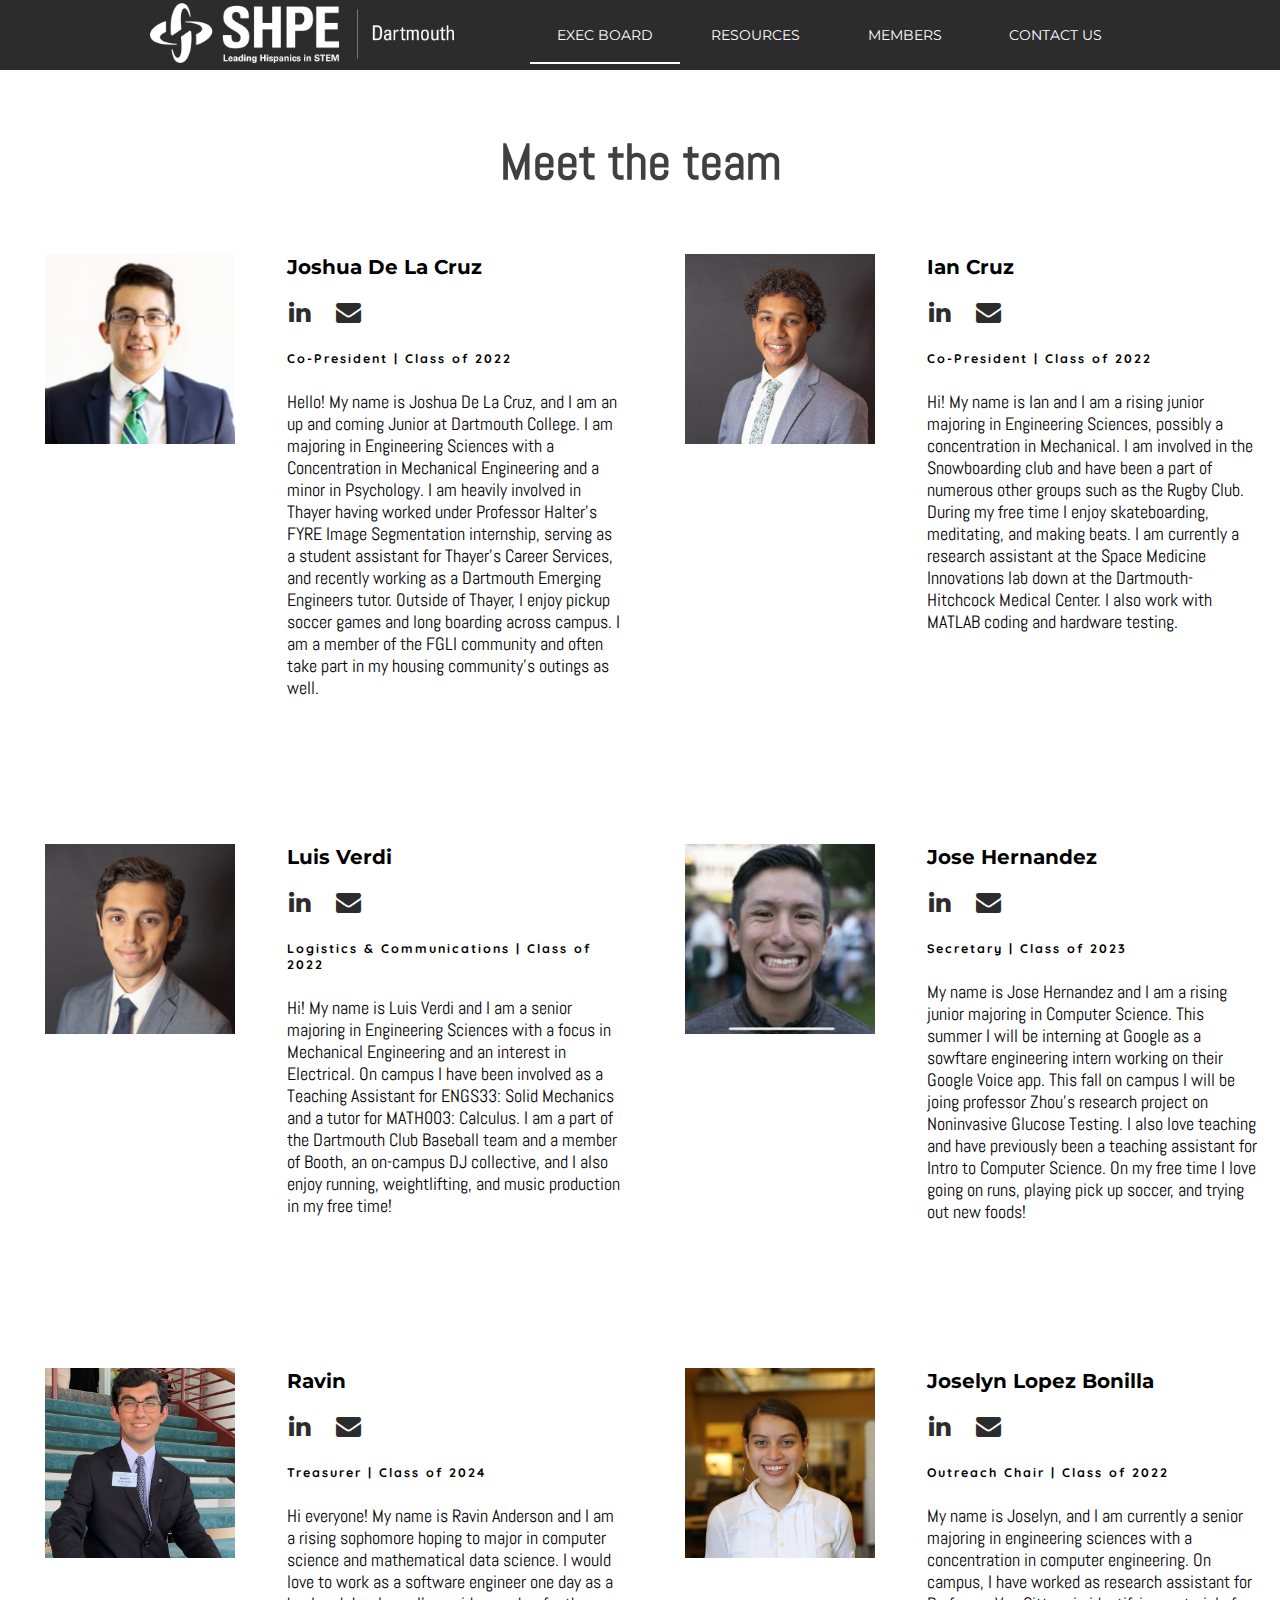
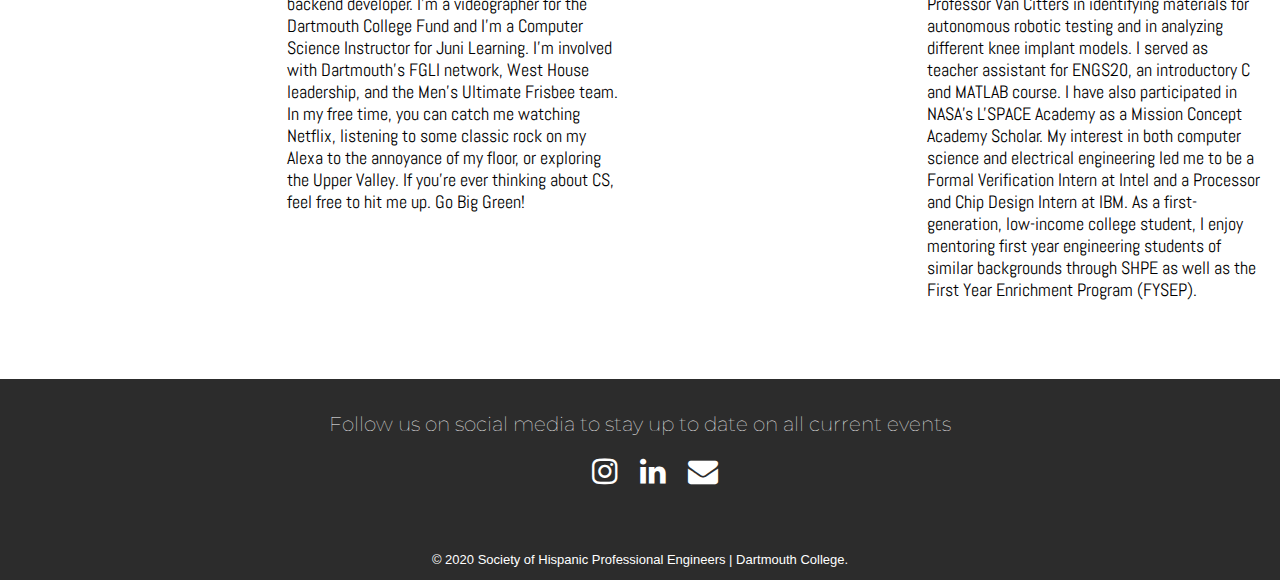
<file: execBoard.html>
<!DOCTYPE html>
<html lang="en">
<head>
    <meta charset="UTF-8">
    <meta name="viewport" content="width=device-width, initial-scale=1.0">
    <title>SHPE Executive Board</title>
    <link rel="stylesheet" type="Text/CSS" href="ebstyle.css">
    <link rel="stylesheet" href="https://cdnjs.cloudflare.com/ajax/libs/font-awesome/4.7.0/css/font-awesome.min.css">
</head>
<body>

    <!-- Navigation Bar for the Website -->
    <header>
        <div class="navBar">
            <nav>
                <a href="index.html" class="navBarLink">
                    <img src="logo.png" alt='LOGO'>
                </a>
                <ul class="navBarList">
                    <li class="navBarItem">
                        <a href="execBoard.html" class="navBarLink">Exec Board</a>
                    </li>
                    <li class="navBarItem">
                        <a href="resources.html" class="navBarLink">Resources</a>
                    </li>
                    <li class="navBarItem">
                        <a href="members.html" class="navBarLink">Members</a>
                    </li>
                    <li class="navBarItem">
                        <a href="contact.html" class="navBarLink">Contact Us</a>
                    </li>
                    <div class="active"></div>
                </ul>

                <div class="burger">
                    <div class="line1"></div>
                    <div class="line2"></div>
                    <div class="line3"></div>
                </div>

            </nav>
        </div>
    </header>

    <div id="execHead">
        <h5>
            Meet the team
        </h5>
    </div>

    <div class="container">
        
        <div class="profilePic">
            <img src="EBPhotos/Josh.jpg" aly="Josh Picture">
        </div>
        <div class="memberInfo">
            <div class="name">
                <h3>Joshua De La Cruz</h3>
            </div>
            <div class="links">
                <a href="https://www.linkedin.com/in/joshuadelacruz-22/" class="fa fa-linkedin" target="_blank"></a>
                <a href="mailto:joshua.de.la.cruz.22@dartmouth.edu" class="fa fa-envelope" target="_blank"></a>
            </div>
            <div class="position">
                <h4>Co-President | Class of 2022</h4>
            </div>
            <div class="bio">
                <p>
                    Hello! My name is Joshua De La Cruz, and I am an up and coming Junior at Dartmouth College. I am majoring in 
                    Engineering Sciences with a Concentration in Mechanical Engineering and a minor in Psychology. I am heavily 
                    involved in Thayer having worked under Professor Halter’s FYRE Image Segmentation internship, serving as a student 
                    assistant for Thayer’s Career Services, and recently working as a Dartmouth Emerging Engineers tutor. Outside of 
                    Thayer, I enjoy pickup soccer games and long boarding across campus. I am a member of the FGLI community and 
                    often take part in my housing community’s outings as well.
                </p>
            </div>

        </div>

        <div class="profilePic">
            <img src="EBPhotos/Ian.jpg" alt="Ian">
        </div>
        <div class="memberInfo">
            <div class="name">
                <h3>Ian Cruz</h3>
            </div>
            <div class="links">
                <a href="https://www.linkedin.com/in/ian-cruz/" class="fa fa-linkedin" target="_blank"></a>
                <a href="mailto:ian.j.cruz.22@dartmouth.edu" class="fa fa-envelope" target="_blank"></a>
            </div>
            <div class="position">
                <h4>Co-President | Class of 2022</h4>
            </div>
            <div class="bio">
                <p>
                    Hi! My name is Ian and I am a rising junior majoring in Engineering Sciences, possibly a concentration in 
                    Mechanical. I am involved in the Snowboarding club and have been a part of numerous other groups such 
                    as the Rugby Club. During my free time I enjoy skateboarding, meditating, and making beats. I 
                    am currently a research assistant at the Space Medicine Innovations lab down at the Dartmouth-Hitchcock 
                    Medical Center. I also work with MATLAB coding and hardware testing.
                </p>
            </div>
        </div>

        <div class="profilePic">
            <img src="EBPhotos/Luis.jpg" alt="Luis Verdi">
        </div>
        <div class="memberInfo">
            <div class="name">
                <h3>Luis Verdi</h3>
            </div>
            <div class="links">
                <a href="https://www.linkedin.com/in/luis-d-verdi/" class="fa fa-linkedin" target="_blank"></a>
                <a href="mailto:luis.d.verdi.22@dartmouth.edu" class="fa fa-envelope" target="_blank"></a>
            </div>
            <div class="position">
                <h4>Logistics & Communications | Class of 2022</h4>
            </div>
            <div class="bio">
                <p>
                    Hi! My name is Luis Verdi and I am a senior majoring in Engineering Sciences with a 
                    focus in Mechanical Engineering and an interest in Electrical. On campus I have been
                    involved as a Teaching Assistant for ENGS33: Solid Mechanics and a tutor for MATH003: 
                    Calculus. I am a part of the Dartmouth Club Baseball team and a member of Booth, an 
                    on-campus DJ collective, and I also enjoy running, weightlifting, and music production
                    in my free time!
                </p>
            </div>
        </div>

        <div class="profilePic">
            <img src="EBPhotos/Jose.jpg" alt="Jose">
        </div>
        <div class="memberInfo">
            <div class="name">
                <h3>Jose Hernandez</h3>
            </div>
            <div class="links">
                <a href="https://www.linkedin.com/in/joseahernandezbarbosa/" class="fa fa-linkedin" target="_blank"></a>
                <a href="mailto:jose.23@dartmouth.edu" class="fa fa-envelope" target="_blank"></a>
            </div>
            <div class="position">
                <h4>Secretary | Class of 2023</h4>
            </div>
            <div class="bio">
                <p>
                    My name is Jose Hernandez and I am a rising junior majoring in Computer Science. This summer I will be interning 
                    at Google as a sowftare engineering intern working on their Google Voice app. This fall on campus I will be joing professor Zhou's
                    research project on Noninvasive Glucose Testing. I also love teaching and have previously been a teaching assistant for 
                    Intro to Computer Science. On my free time I love going on runs, playing pick up soccer, and trying out new foods!
                </p>
            </div>
        </div>

        <div class="profilePic">
            <img src="EBPhotos/Ravin.jfif" alt="Ravin Headshot">
        </div>
        <div class="memberInfo">
            <div class="name">
                <h3>Ravin</h3>
            </div>
            <div class="links">
                <a href="https://www.linkedin.com/in/ravinanderson/" class="fa fa-linkedin" target="_blank"></a>
                <a href="mailto:ravin.j.anderson.24@dartmouth.edu" class="fa fa-envelope" target="_blank"></a>
            </div>
            <div class="position">
                <h4>Treasurer | Class of 2024</h4>
            </div>
            <div class="bio">
                <p>
                    Hi everyone! My name is Ravin Anderson and I am a rising sophomore hoping to major in computer science 
                    and mathematical data science. I would love to work as a software engineer one day as a backend developer. 
                    I’m a videographer for the Dartmouth College Fund and I’m a Computer Science Instructor for Juni Learning. I’m 
                    involved with Dartmouth’s FGLI network, West House leadership, and the Men’s Ultimate Frisbee team. In my free time, 
                    you can catch me watching Netflix, listening to some classic rock on my Alexa to the annoyance of my floor, or exploring 
                    the Upper Valley. If you’re ever thinking about CS, feel free to hit me up. Go Big Green!
                </p>
            </div>
        </div>

        <div class="profilePic">
            <img src="EBPhotos/Joselyn.png" alt="Joselyn Headhsot">
        </div>
        <div class="memberInfo">
            <div class="name">
                <h3>Joselyn Lopez Bonilla</h3>
            </div>
            <div class="links">
                <a href="https://www.linkedin.com/in/joselyn-lopez-bonilla/" class="fa fa-linkedin" target="_blank"></a>
                <a href="mailto:joselyn.s.lopez.bonilla.22@dartmouth.edu" class="fa fa-envelope" target="_blank"></a>
            </div>
            <div class="position">
                <h4>Outreach Chair | Class of 2022</h4>
            </div>
            <div class="bio">
                <p>
                    My name is Joselyn, and I am currently a senior majoring in engineering sciences with 
                    a concentration in computer engineering. On campus, I have worked as research assistant 
                    for Professor Van Citters in identifying materials for autonomous robotic testing and in analyzing 
                    different knee implant models. I served as teacher assistant for ENGS20, an introductory C and MATLAB 
                    course. I have also participated in NASA's L'SPACE Academy as a Mission Concept Academy Scholar. My 
                    interest in both computer science and electrical engineering led me to be a Formal Verification Intern 
                    at Intel and a Processor and Chip Design Intern at IBM. As a first-generation, low-income college student, 
                    I enjoy mentoring first year engineering students of similar backgrounds through SHPE as well as the First 
                    Year Enrichment Program (FYSEP).
                </p>
            </div>
        </div>
    </div>

    <br>
    <br>
    <br>
    <br>
    <br>
    <br>

    <footer class="main_footer">
        <div class="upper_footer">
            <div class="footer_socials">
                <h5>Follow us on social media to stay up to date on all current events</h5>
                <a href="https://www.instagram.com/shpe_dartmouth/" class="fa fa-instagram" target="_blank"></a>
                <a href=# class="fa fa-linkedin" target="_blank"></a>
                <a href="mailto: society.of.hispanic.professional.engineers@dartmouth.edu" class="fa fa-envelope" target="_blank"></a>
            </div>
        </div>
        <div class="footer_copyright">
            <p>&copy; 2020 Society of Hispanic Professional Engineers | Dartmouth College.</p>
        </div>
    </footer>

    <script src="app.js"></script>

</body>
</html>
</file>
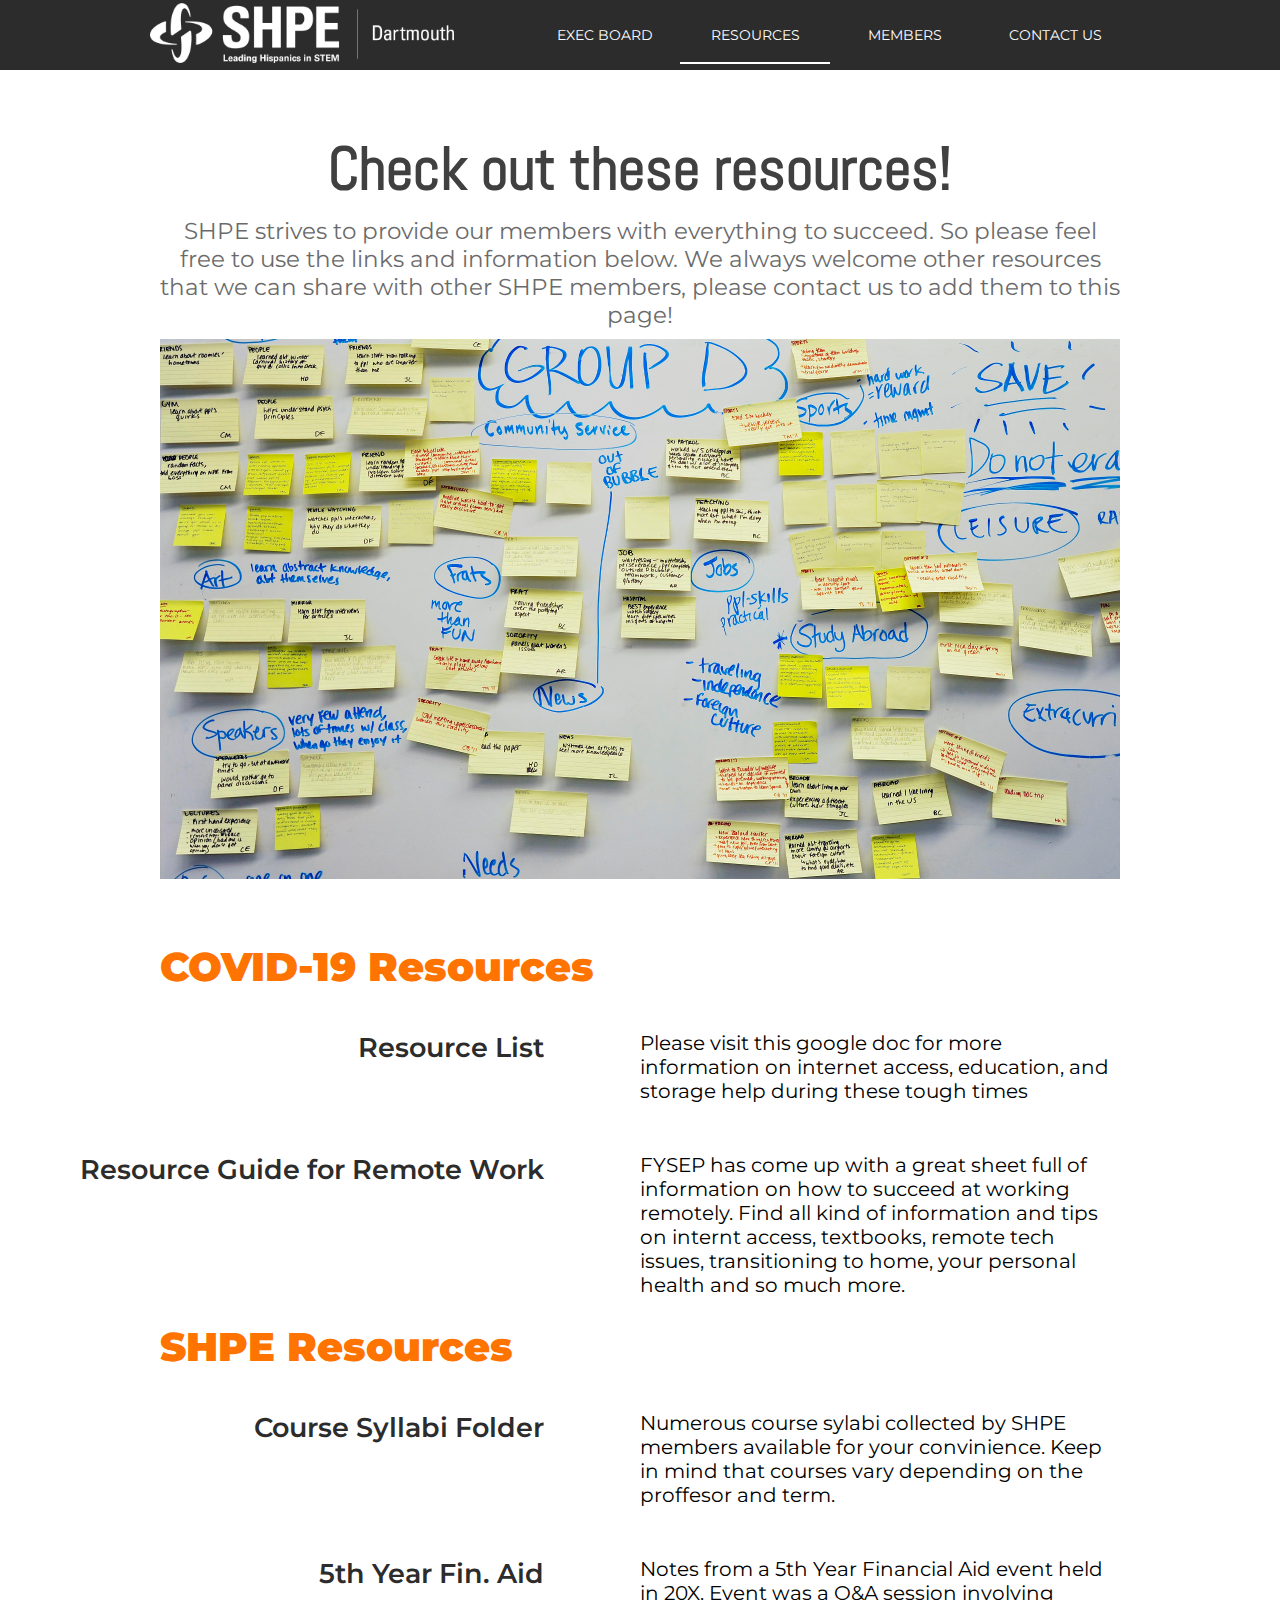
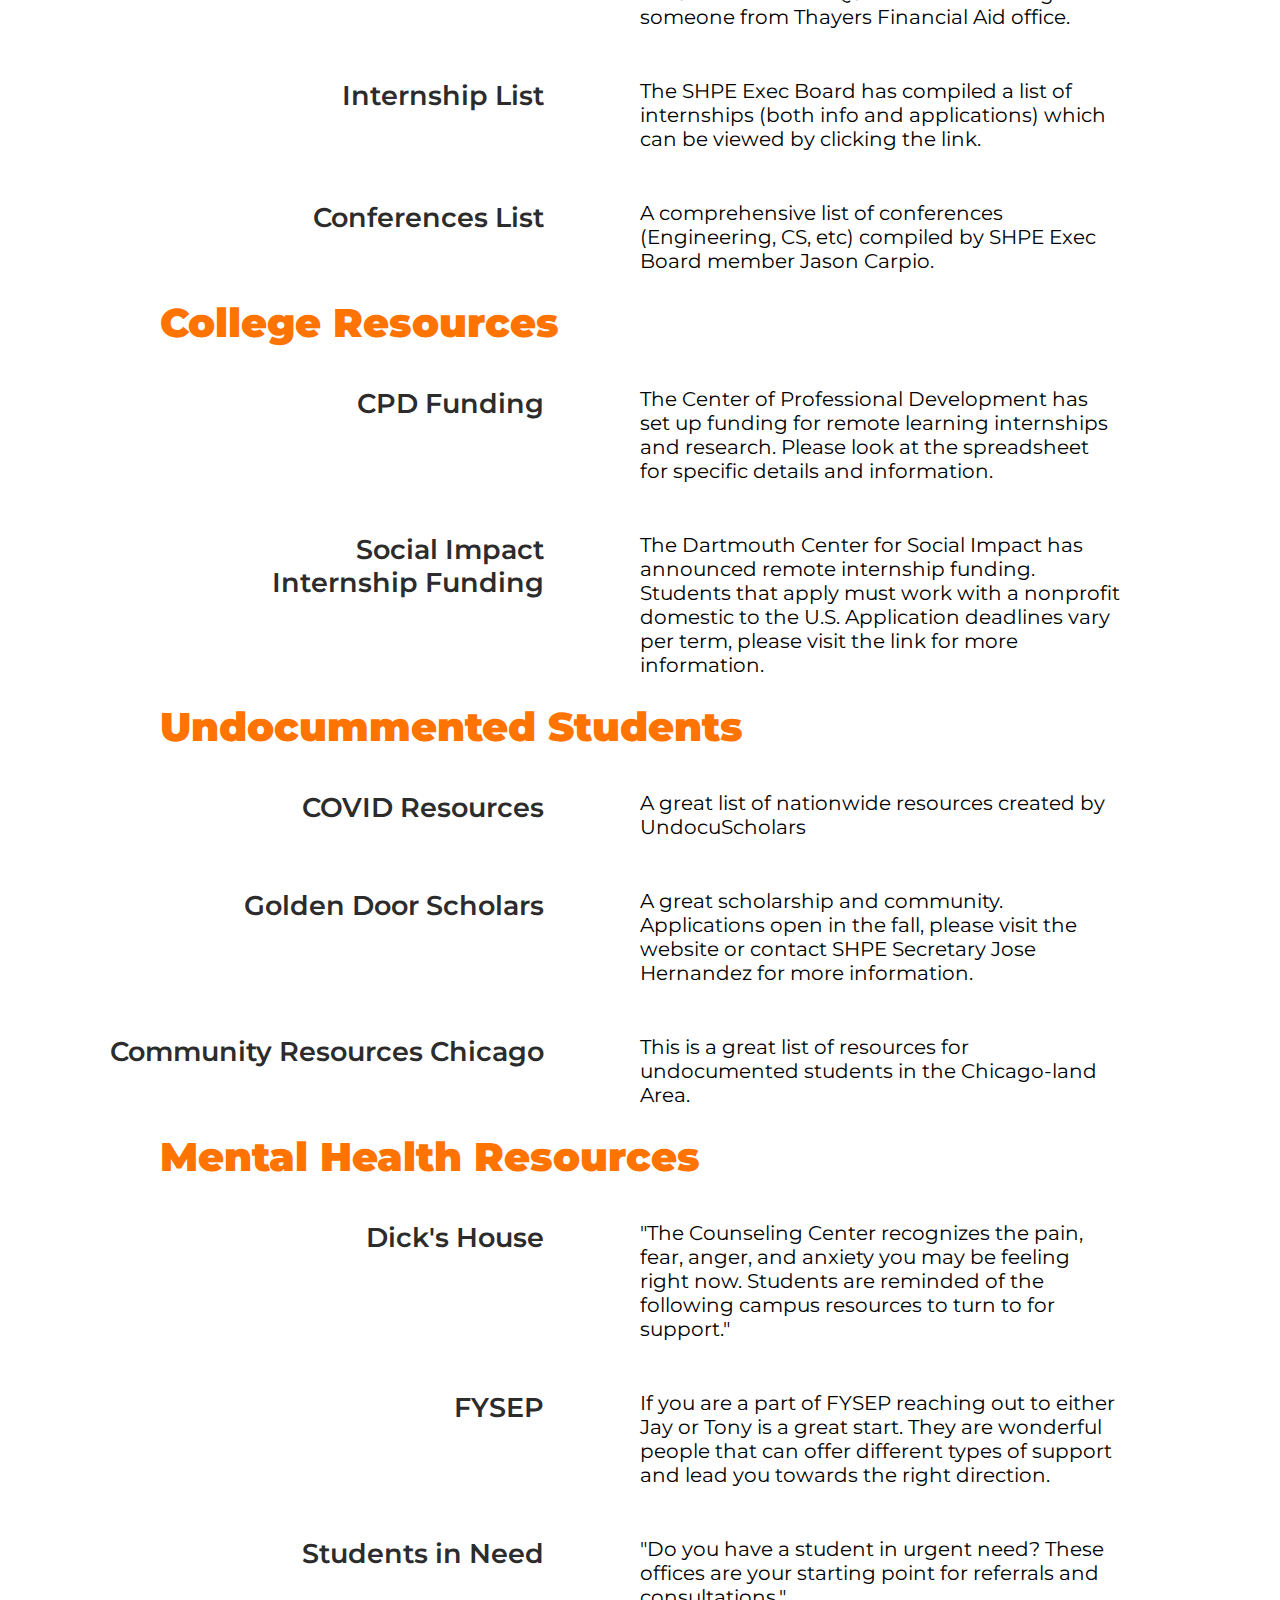
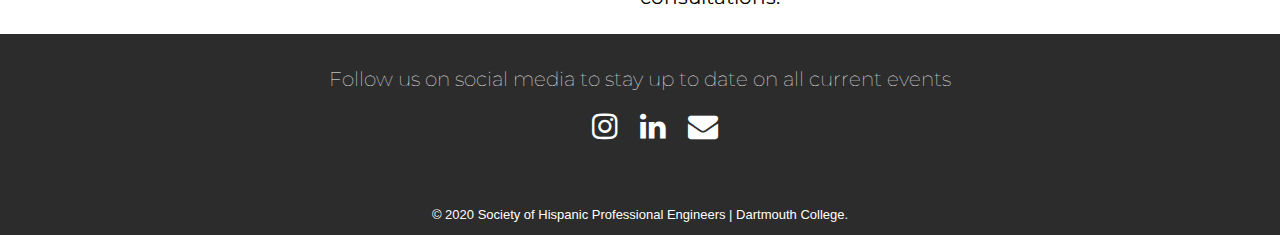
<file: resources.html>
<!DOCTYPE html>
<html lang="en">
<head>
    <meta charset="UTF-8">
    <meta name="viewport" content="width=device-width, initial-scale=1.0">
    <title>Resources for SHPE Members</title>
    <link rel="stylesheet" type="Text/CSS" href="resources_style.css">
    <link rel="stylesheet" href="https://cdnjs.cloudflare.com/ajax/libs/font-awesome/4.7.0/css/font-awesome.min.css">

</head>
<body>
    <!-- Navigation Bar for the Website -->
    <header>
        <div class="navBar">
            <nav>
                <a href="index.html" class="navBarLink">
                    <img src="logo.png" alt='LOGO'>
                </a>
                <ul class="navBarList">
                    <li class="navBarItem">
                        <a href="execBoard.html" class="navBarLink">Exec Board</a>
                    </li>
                    <li class="navBarItem">
                        <a href="resources.html" class="navBarLink">Resources</a>
                    </li>
                    <li class="navBarItem">
                        <a href="members.html" class="navBarLink">Members</a>
                    </li>
                    <li class="navBarItem">
                        <a href="contact.html" class="navBarLink">Contact Us</a>
                    </li>
                    <div class="active"></div>
                </ul>

                <div class="burger">
                    <div class="line1"></div>
                    <div class="line2"></div>
                    <div class="line3"></div>
                </div>

            </nav>
        </div>
    </header>

    <div class="intro">
        <h5>Check out these resources!</h5> 
        <p>SHPE strives to provide our members with everything to succeed. So please feel free to use the links 
            and information below. We always welcome other resources that we can share with other SHPE members, please 
            contact us to add them to this page!
        </p>
        <img src="notes.jpg" alt="Notes Picture">
    </div>

    <!-- COVID-19 resources -->
    <div class="cr">
        <h5>
            COVID-19 Resources
        </h5>
        <div class="container">
            <div class="name">
                <a href="https://docs.google.com/document/d/1Icze6t83sYWA0De9vLCmsRcj6jT53G8L-NmREFYWMUo/edit?usp=sharing" target="_blank">
                    Resource List
                </a>
            </div>
            <div class="info">
                Please visit this google doc for more information on internet access, education, and storage help during these tough
                times
            </div>

            <div class="name">
                <a href="https://docs.google.com/document/d/1T3WaX8EIibF5nUzfODwA3X629PyYyL6OrKrjlBFLzqA/edit?usp=sharing" target="_blank">
                    Resource Guide for Remote Work
                </a>
            </div>
            <div class="info">
                FYSEP has come up with a great sheet full of information on how to succeed at working remotely. Find all kind of 
                information and tips on internt access, textbooks, remote tech issues, transitioning to home, your personal health 
                and so much more.
            </div>
        </div>
    </div>

    <!-- College resources -->
    <div class="cr">
        <h5>
            SHPE Resources
        </h5>
        <div class="container">
            <div class="name">
                <a href="https://drive.google.com/drive/folders/1k3FnHTbXHSUbZAEfhe9iEQpb5ck71Y0m?usp=sharing" target="_blank">
                    Course Syllabi Folder
                </a>
            </div>
            <div class="info">
                Numerous course sylabi collected by SHPE members available for your convinience. Keep in mind that courses
                vary depending on the proffesor and term.
            </div>

            <div class="name">
                <a href="https://docs.google.com/document/d/18Gbu5o79r2J3lEqk5aTobKEKi9LLj0YYaj3zMGiT8Wk/edit?usp=sharing" target="_blank">
                    5th Year Fin. Aid
                </a>
            </div>
            <div class="info">
                Notes from a 5th Year Financial Aid event held in 20X. Event was a Q&A session involving someone from 
                Thayers Financial Aid office.
            </div>

            <div class="name">
                <a href="https://docs.google.com/document/d/1cbEYQ6xrHj28iHHbAWMoSzQQEWI7IIuLwzQdBiGtJaM/edit?usp=sharing" target="_blank">
                    Internship List
                </a>
            </div>
            <div class="info">
                The SHPE Exec Board has compiled a list of internships (both info and applications) which can be viewed by clicking the link.
            </div>

            <div class="name">
                <a href="https://docs.google.com/document/d/1itRwonGyKxLTGHd4Hdjus9g0sqtudDmEeTBLZQl4Yh4/edit?usp=sharing" target="_blank">
                    Conferences List
                </a>
            </div>
            <div class="info">
                A comprehensive list of conferences (Engineering, CS, etc) compiled by SHPE Exec Board member Jason Carpio.
            </div>
        </div>
    </div>

    <!-- College Resources -->
    <div class="cr">
        <h5>
            College Resources
        </h5>
        <div class="container">
            <div class="name">
                <a href="https://docs.google.com/spreadsheets/d/1pRKjsaCu5CZ3ldhUH2AyBRasiOXl0V6miFTzqijubxg/edit?usp=sharing" target="_blank">
                    CPD Funding
                </a>
            </div>
            <div class="info">
                The Center of Professional Development has set up funding for remote learning internships and research. Please look at
                the spreadsheet for specific details and information.
            </div>

            <div class="name">
                <a href="https://students.dartmouth.edu/social-impact/programs-initiatives/students/internships/social-impact-internship-funding-0" target="_blank">
                    Social Impact <br>Internship Funding
                </a>
            </div>
            <div class="info">
                The Dartmouth Center for Social Impact has announced remote internship funding. Students that apply must work with a 
                nonprofit domestic to the U.S. Application deadlines vary per term, please visit the link for more information.
            </div>
        </div>
    </div>

    <!-- Undocummented Students -->
    <div class="cr">
        <h5>
            Undocummented Students
        </h5>
        <div class="container">
            <div class="name">
                <a href="https://docs.google.com/spreadsheets/d/18p9OSlLpSYanIoUC-gEbhVbRMYVUfw4wyrixa9ekGdc/edit?usp=sharing" target="_blank">
                    COVID Resources
                </a>
            </div>
            <div class="info">
                A great list of nationwide resources created by UndocuScholars 
            </div>

            <div class="name">
                <a href="https://www.goldendoorscholars.org/" target="_blank">
                    Golden Door Scholars
                </a>
            </div>
            <div class="info">
                A great scholarship and community. Applications open in the fall, please visit the website or contact SHPE Secretary 
                Jose Hernandez for more information.
            </div>

            <div class="name">
                <a href="https://www.neiu.edu/university-life/undocumented-student-resources/community-resources" target="_blank">
                    Community Resources Chicago
                </a>
            </div>
            <div class="info">
                This is a great list of resources for undocumented students in the Chicago-land Area.
            </div>
        </div>
    </div>

    <!-- Mental Health Resources -->
    <div class="cr">
        <h5>
            Mental Health Resources
        </h5>
        <div class="container">
            <div class="name">
                <a href="https://students.dartmouth.edu/health-service/counseling/about" target="_blank">
                    Dick's House
                </a>
            </div>
            <div class="info">
                "The Counseling Center recognizes the pain, fear, anger, and anxiety you may be feeling right now. Students are 
                reminded of the following campus resources to turn to for support."
            </div>

            <div class="name">
                <a href="https://students.dartmouth.edu/fysep/about/people" target="_blank">
                    FYSEP
                </a>
            </div>
            <div class="info">
                If you are a part of FYSEP reaching out to either Jay or Tony is a great start. They are wonderful people that can 
                offer different types of support and lead you towards the right direction.
            </div>

            <div class="name">
                <a href="https://student-affairs.dartmouth.edu/resources/student-resources/students-need" target="_blank">
                    Students in Need
                </a>
            </div>
            <div class="info">
                "Do you have a student in urgent need? These offices are your starting point for referrals and consultations."
            </div>
        </div>
    </div>

    <footer class="main_footer">
        <div class="upper_footer">
            <div class="footer_socials">
                <h5>Follow us on social media to stay up to date on all current events</h5>
                <a href="https://www.instagram.com/shpe_dartmouth/" class="fa fa-instagram" target="_blank"></a>
                <a href=# class="fa fa-linkedin" target="_blank"></a>
                <a href="mailto: society.of.hispanic.professional.engineers@dartmouth.edu" class="fa fa-envelope" target="_blank"></a>
            </div>
        </div>
        <div class="footer_copyright">
            <p>&copy; 2020 Society of Hispanic Professional Engineers | Dartmouth College.</p>
        </div>
    </footer>

    <script src="app.js"></script>
</body>
</html>
</file>
<file: ebstyle.css>
@import url('https://fonts.googleapis.com/css2?family=Montserrat&family=Abel&family=Quicksand:wght@300&display=swap');

*{
    margin: 0;
    padding: 0;
    box-sizing: border-box;
}

html{
    font-family: 'Montserrat', sans-serif;
    font-size: 10px;
}

body{
    overflow-x: hidden;

}

header{
    background-color: #2C2C2C;
    position: -webkit-sticky;
    position: sticky;
}

.navBar{
    width: 100%;
    max-width: 98rem;
    margin: 0 auto;
}

nav{
    width: 100%;
    height: 7rem;
    display: flex;
    align-items: center;
    justify-content: space-between;
}

.navBarList{
    display: flex;
    list-style: none;
    position: relative;
}

.navBarItem{
    padding: 1rem 0;
    min-width: 15rem;
    text-align: center;
}

.navBarLink{
    font-size: 1.4rem;
    text-transform: uppercase;
    text-decoration: none;
    color: white;
}

.active{
    height: 2px;
    width: 15rem;
    background-color: white;
    position: absolute;
    bottom: -1rem;
    transition: transform .6s;
}

.navBarItem:nth-child(1):hover ~ .active{
    transform: translateX(0);
    color: #39AA7F;
}

.navBarItem:nth-child(2):hover ~ .active{
    transform: translateX(15rem);
    color: #39AA7F;
}

.navBarItem:nth-child(3):hover ~ .active{
    transform: translateX(30rem);
    color: #39AA7F;
}

.navBarItem:nth-child(4):hover ~ .active{
    transform: translateX(45rem);
    color: #39AA7F;
}

nav img{
    width: 80%;
}

/* Start of Grid*/
#execHead{
    font-family: 'Abel', sans-serif;
    font-size: 6rem;
    margin-top: 6rem;
    margin-bottom: 6rem;
    text-align: center;
    color: #2C2C2C;
    opacity: 90%;
    text-align: center;
}

.container{
    display: grid;
    grid-template-columns: 15% 35% 15% 35%;
    grid-row-gap: 145px;
}

.profilePic img{
    max-width: 190px;
    max-height: 190px;
    margin-left: 4.5rem;
    margin-right: 20.5rem;
}

.memberInfo{
    margin-left: 5.5rem;
    margin-right: 3rem;
}

.name{
    font-size: 1.75rem;
    margin-bottom: 1px;
}

body a{
    color: #2C2C2C;
}

.links{
    justify-content: space-around;
    font-size: 25px;
    text-align: left;
    text-decoration: none;
    color: #2C2C2C;
    margin-left: -18px;
}

.position{
    margin-bottom: 25px;
    margin-top: 5px;
    font-size: 1.25rem;
    font-family: 'Quicksand', sans-serif;
    letter-spacing: 2px;
}

.bio{
    font-family: 'Abel', sans-serif;
    font-size: 1.75rem;
    font-weight: 400;
}

/* Footer */

.footer_socials a{
    color: White;
}

footer h5{
    color: white;
    font-size: 2rem;
    font-weight: 50;
}

.main_footer {
    position: relative;
    left: 0;
    bottom: 0;
    width: 100%;
    background-color: #2C2C2C;
}
.upper_footer {
    display: flex;
    justify-content: center;
    align-items: center;
}
.footer_socials {
    justify-content: space-around;
    font-size: 30px;
    text-align: center;
    text-decoration: none;
    padding: 3px;
    margin: 3rem 3rem;
}
.fa {
    padding: 20px;
    font-size: 30px;
    width: 30px;
    text-align: center;
    text-decoration: none;
    border-radius: 50%;
}
.fa:hover {
    opacity: 0.7;
    color: rgb(0, 221, 136);
}
.footer_copyright {
    display: flex;
    justify-content: center;
    align-items: center;
    text-align: center;
    font-family: "Monserrat", sans-serif;
    font-weight: 500;
    font-size: 13px;
    color: white;
    padding: 13px;
}

/* Mobile stuff */

.burger{
    display: none;
    cursor: pointer;
}

.burger div{
    width: 25px;
    height: 2.5px;
    background-color: white;
    margin: 5px;
    transition: all 0.75s ease;
}

@keyframes navLinkFade{
    from{
        opacity: 0;
        transform: translateX(50px);
    }
    to{
        opacity: 1;
        transform: translateX(0px);
    }
}

.toggle .line1{
    transform: rotate(-45deg) translate(-5px, 6px);
}

.toggle .line2{
    opacity: 0;
}

.toggle .line3{
    transform: rotate(45deg) translate(-5px, -6px);
}


@media screen and (min-width:1025px) and (max-width:1300px){
    .memberInfo{
        margin-left: 9.5rem;
        margin-right: 2rem;
    }
}

@media screen and (min-width:768px) and (max-width:1000px){
    .container{
        display: grid;
        grid-template-columns: 100%;
        grid-template-rows: repeat(1, 1fr);
        grid-row-gap: 0px;
    }

    .profilePic img{
        max-width: 190px;
        max-height: 190px;
        margin-left: 0;
        margin-right: 0;
        display: block;
        margin-left: auto;
        margin-right: auto;
        width: 50%;
    }
    
    .memberInfo{
        margin-left: 0;
        margin-right: 0;
        text-align: center;
    }

    .links{
        text-align: center;
    }

    .bio{
        text-align: left;
        margin-bottom: 50px;
        margin-left: 12.5%;
        margin-right: 12.5%;
    }
}

@media screen and (max-width:767px){
    .navBarList{
        position: absolute;
        right: 0px;
        height: 92vh;
        top: 7rem;
        background-color: #2C2C2C;
        display: flex;
        flex-direction: column;
        align-items: center;
        width: 100%;
        transform: translateX(100%);
        transition: transform 0.5s ease-in;
        justify-content: space-evenly;
        
    }

    header{
        z-index: 1;
    }

    .navBarList li{
        opacity: 0;
    }

    .burger{
        display: block;
        margin-right: 5%;
    }

    .logo{
       margin-left: 5%;
    }

    html{
        overflow-x: hidden;
    }

    .container{
        display: grid;
        grid-template-columns: 100%;
        grid-template-rows: repeat(1, 1fr);
        grid-row-gap: 0px;
    }

    .profilePic img{
        max-width: 190px;
        max-height: 190px;
        margin-left: 0;
        margin-right: 0;
        display: block;
        margin-left: auto;
        margin-right: auto;
        width: 50%;
    }
    
    .memberInfo{
        margin-left: 0;
        margin-right: 0;
        text-align: center;
    }

    .links{
        text-align: center;
    }

    .bio{
        text-align: left;
        margin-bottom: 50px;
        margin-left: 12.5%;
        margin-right: 12.5%;
    }
}

@media screen and (min-width: 1000px) and (max-width:1024px){
    
    .memberInfo{
        margin-left: 9.5rem;
        margin-right: 2rem;
    }
}

.navActive{
    transform: translateX(0%);
}
</file>
<file: resources_style.css>
@import url('https://fonts.googleapis.com/css2?family=Montserrat&family=Abel&family=Quicksand:wght@300&display=swap');

*{
    margin: 0;
    padding: 0;
    box-sizing: border-box;
}

html{
    font-family: 'Montserrat', sans-serif;
    font-size: 10px;
}

html{
    overflow-x: hidden;
}

header{
    background-color: #2C2C2C;
    position: -webkit-sticky;
    position: sticky;
}

.navBar{
    width: 100%;
    max-width: 98rem;
    margin: 0 auto;
}

nav{
    width: 100%;
    height: 7rem;
    display: flex;
    align-items: center;
    justify-content: space-between;
}

.navBarList{
    display: flex;
    list-style: none;
    position: relative;
}

.navBarItem{
    padding: 1rem 0;
    min-width: 15rem;
    text-align: center;
}

.navBarLink{
    font-size: 1.4rem;
    text-transform: uppercase;
    text-decoration: none;
    color: white;
}

.active{
    height: 2px;
    width: 15rem;
    background-color: white;
    position: absolute;
    bottom: -1rem;
    transition: transform .6s;
    margin-left: 15rem;
}

.navBarItem:nth-child(1):hover ~ .active{
    transform: translateX(-15rem);
    color: #39AA7F;
}

.navBarItem:nth-child(2):hover ~ .active{
    transform: translateX(0rem);
    color: #39AA7F;
}

.navBarItem:nth-child(3):hover ~ .active{
    transform: translateX(15rem);
    color: #39AA7F;
}

.navBarItem:nth-child(4):hover ~ .active{
    transform: translateX(30rem);
    color: #39AA7F;
}

nav img{
    width: 80%;
}

/* Start of Resources */
 .intro{
    text-align: center;
}

.intro h5{
    font-family: 'Abel', sans-serif;
    font-size: 6rem;
    margin-top: 6rem;
    margin-bottom: 1rem;
    text-align: center;
    color: #2C2C2C;
    opacity: 90%;
}

.intro p{
    font-size: 2.25rem;
    color: #2C2C2C;
    opacity: 70%;
    margin-bottom: 1rem;
    margin-left: 12.5%;
    margin-right: 12.5%;
}

.intro img{
    width: 75%;
    margin-bottom: 6rem;
}

.cr h5{
    font-size: 4rem;
    color: rgb(255, 115, 0);
    font-weight: 900;
    margin-left: 12.5%;
    margin-bottom: 4rem;
}

.cr{
    margin-bottom: 25px;
}

.container{
    display: grid;
    grid-template-columns: 50% auto;
    grid-row-gap: 50px;
}

.name{
    margin-right: 15%;
    font-size: 2.66rem;
    font-weight: 600;
    text-align: right;
}

.info{
    font-size: 2rem;
    margin-right: 25%;
}

.name a{
    text-decoration: none;
    color: #2C2C2C;
} 

.name a:hover{
    color: #39AA7F;
}

/* Footer */
body a{
    color: #2C2C2C;
}

footer a{
    color: White;
}

footer h5{
    color: white;
    font-size: 2rem;
    font-weight: 50;
}

.main_footer {
    position: relative;
    left: 0;
    bottom: 0;
    width: 100%;
    background-color: #2C2C2C;
}
.upper_footer {
    display: flex;
    justify-content: center;
    align-items: center;
}
.footer_socials {
    justify-content: space-around;
    font-size: 30px;
    text-align: center;
    text-decoration: none;
    padding: 3px;
    margin: 3rem 3rem;
}
.fa {
    padding: 20px;
    font-size: 30px;
    width: 30px;
    text-align: center;
    text-decoration: none;
    border-radius: 50%;
}
.fa:hover {
    opacity: 0.7;
    color: rgb(0, 221, 136);
}
.footer_copyright {
    display: flex;
    justify-content: center;
    align-items: center;
    text-align: center;
    font-family: "Monserrat", sans-serif;
    font-weight: 500;
    font-size: 13px;
    color: white;
    padding: 13px;
}

/* Mobile stuff */

.burger{
    display: none;
    cursor: pointer;
}

.burger div{
    width: 25px;
    height: 2.5px;
    background-color: white;
    margin: 5px;
    transition: all 0.75s ease;
}

@keyframes navLinkFade{
    from{
        opacity: 0;
        transform: translateX(50px);
    }
    to{
        opacity: 1;
        transform: translateX(0px);
    }
}

.toggle .line1{
    transform: rotate(-45deg) translate(-5px, 6px);
}

.toggle .line2{
    opacity: 0;
}

.toggle .line3{
    transform: rotate(45deg) translate(-5px, -6px);
}

@media screen and (max-width:767px){
    .navBarList{
        position: absolute;
        right: 0px;
        height: 92vh;
        top: 7rem;
        background-color: #2C2C2C;
        display: flex;
        flex-direction: column;
        align-items: center;
        width: 100%;
        transform: translateX(100%);
        transition: transform 0.5s ease-in;
        justify-content: space-evenly;
        
    }

    header{
        z-index: 1;
    }

    .navBarList li{
        opacity: 0;
    }

    .burger{
        display: block;
        margin-right: 5%;
    }

    .logo{
       margin-left: 5%;
    }

    .intro h5{
        margin-left: 10%;
        margin-right: 10%;
        line-height: 6rem;
    }

    .intro p{
        text-align: left;
        margin-left: 15%;
        margin-right: 15%;
    }

    .cr h5{
        text-align: center;
        margin-left: 0;
    }
}

.navActive{
    transform: translateX(0%);
}
</file>
